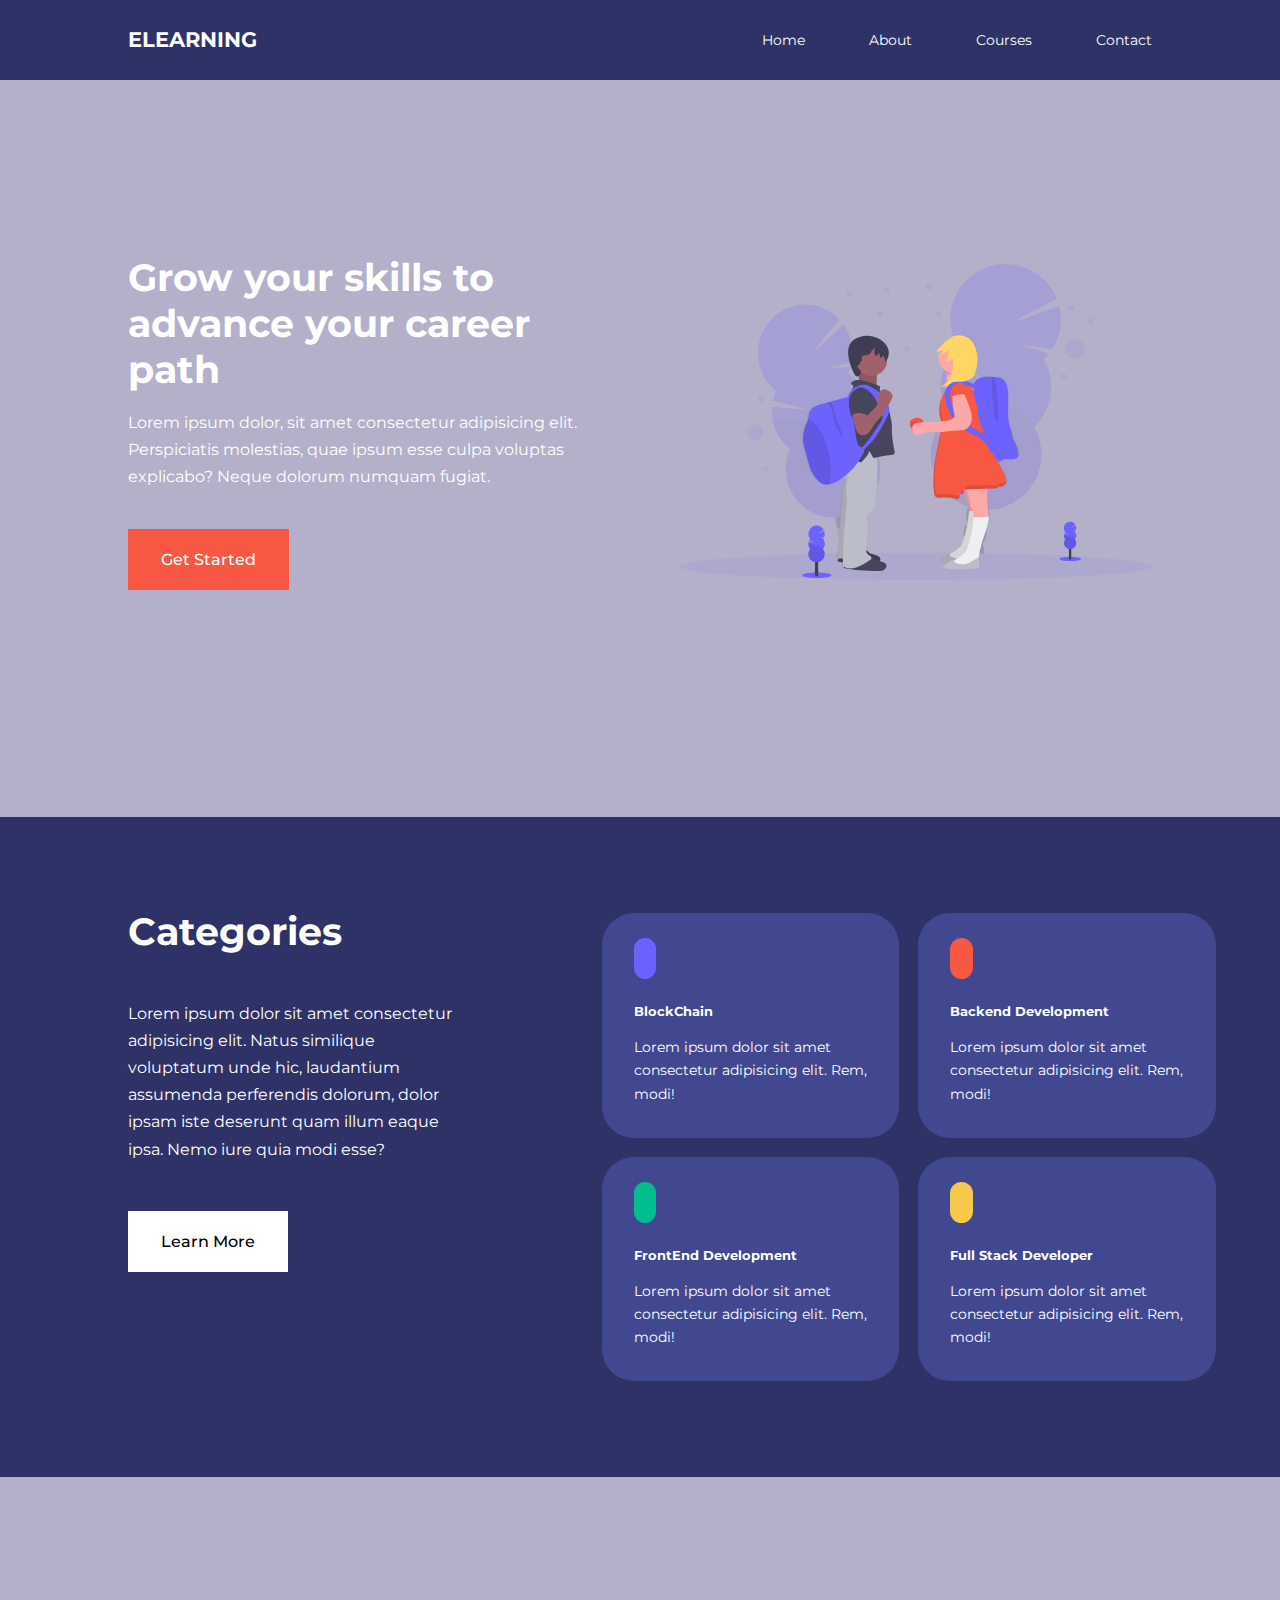
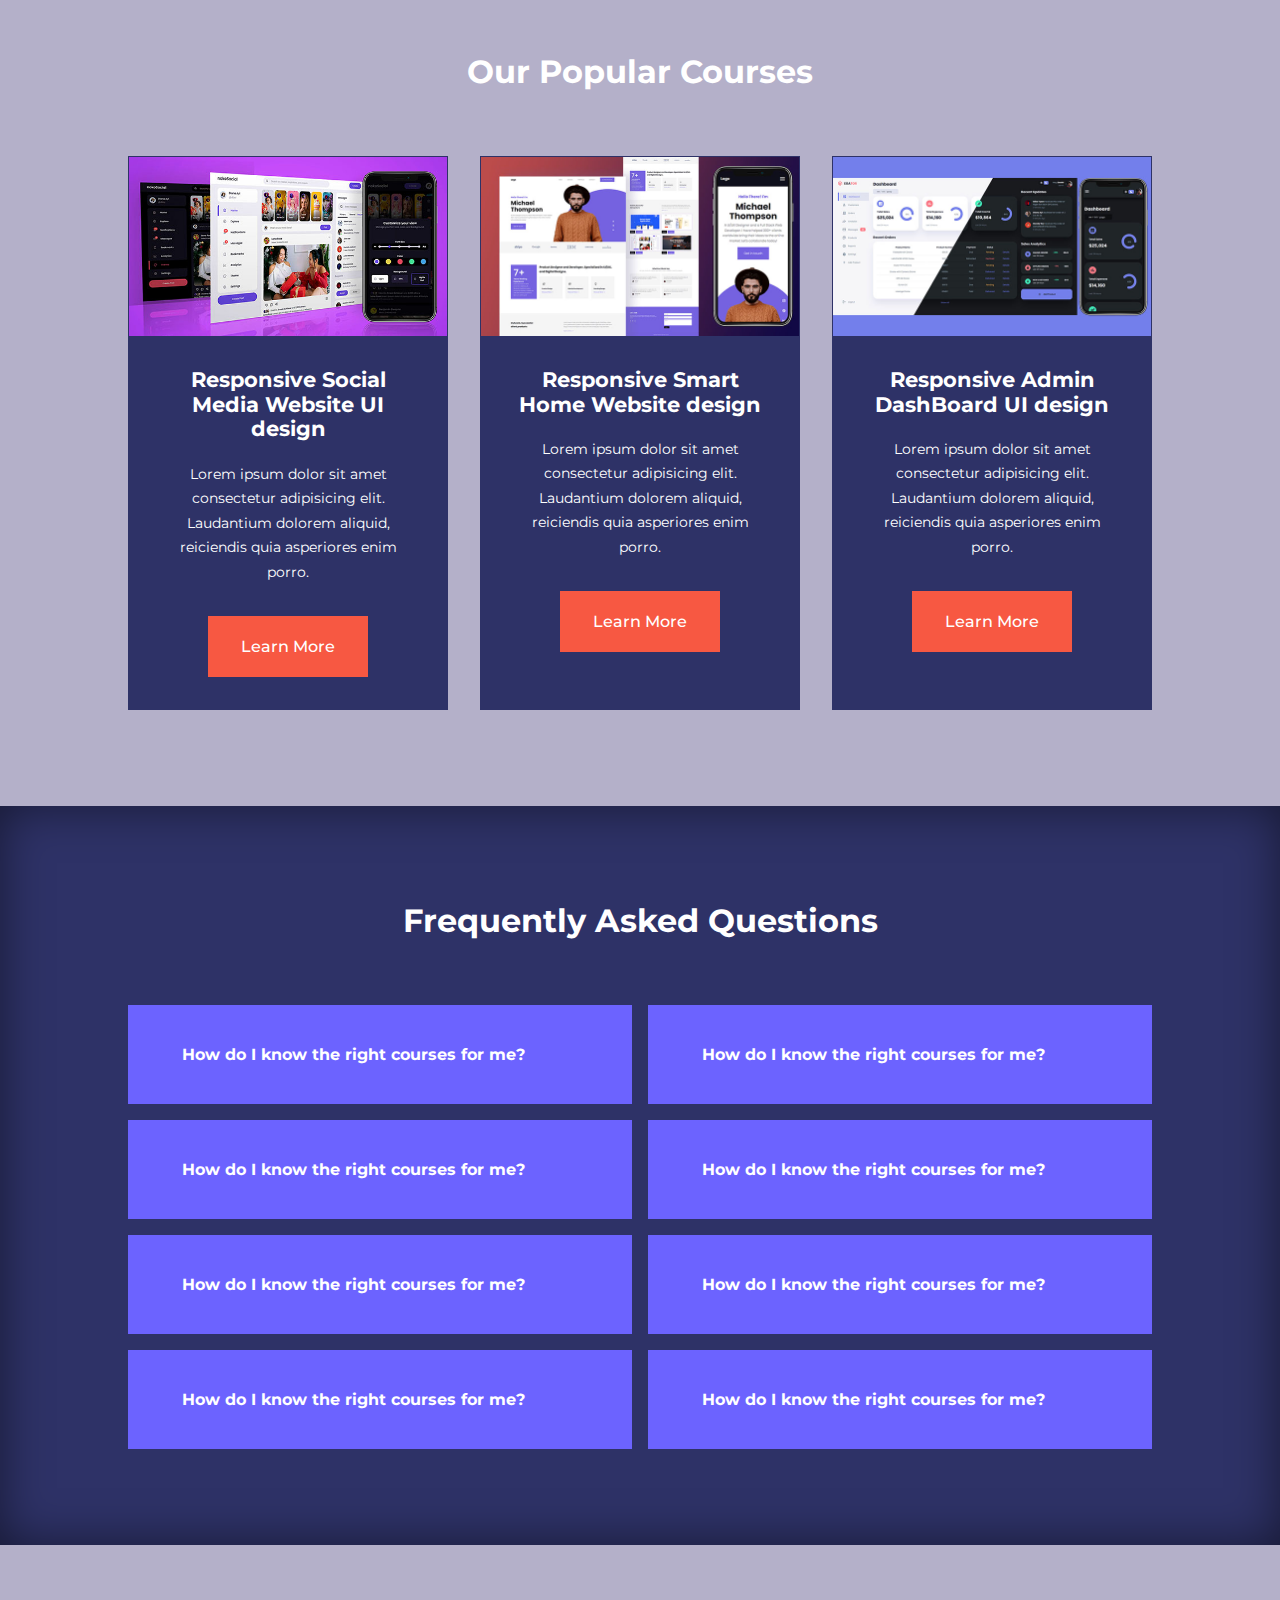
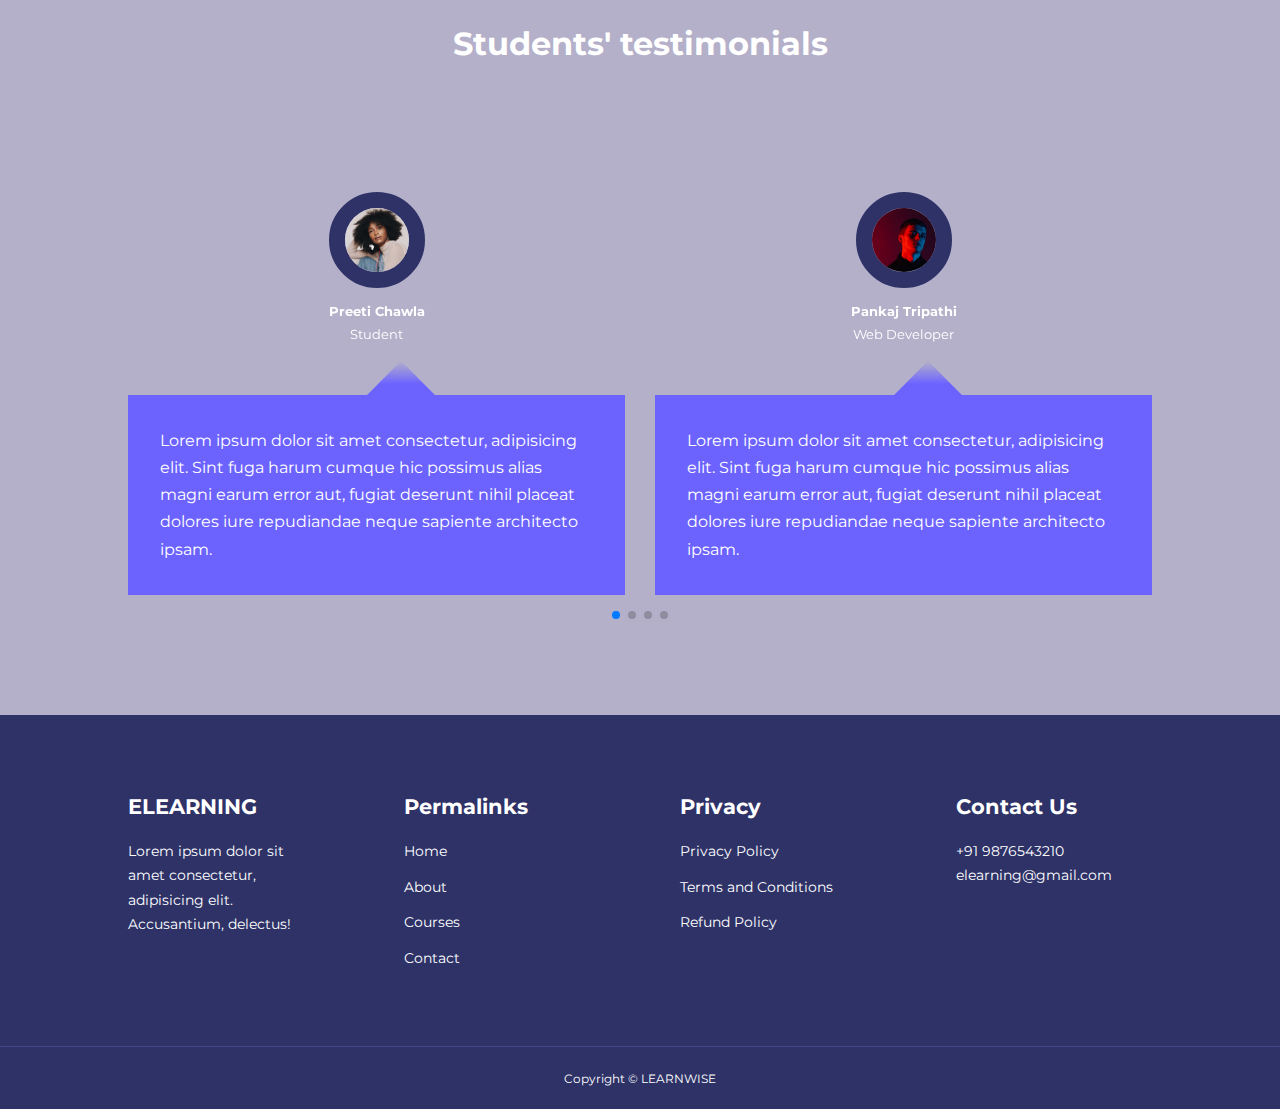
<file: index.html>
<!DOCTYPE html>
<html lang="en">
<head>
    <meta charset="UTF-8">
    <meta http-equiv="X-UA-Compatible" content="IE=edge">
    <meta name="viewport" content="width=device-width, initial-scale=1.0">
    <title>Responsive Multipage Education Website</title>
    <link rel="stylesheet" href="https://unicons.iconscout.com/release/v4.0.0/css/line.css">

    <link rel="preconnect" href="https://fonts.googleapis.com">
    <link rel="preconnect" href="https://fonts.gstatic.com" crossorigin>
    <link href="https://fonts.googleapis.com/css2?family=Montserrat:wght@300;400;500;600;700;800;900&display=swap" rel="stylesheet">
    
    <!--===================SWIPER JS================-->>
    <link rel="stylesheet" href="https://cdn.jsdelivr.net/npm/swiper@9/swiper-bundle.min.css"/>

    <link rel="stylesheet" href="./CSS/style.css">
</head>
<body>
    <nav>
        <div class="container nav_container">
            <a href="index.html"><h4>ELEARNING</h4></a>
            <ul class="nav_menu">
                <li><a href="index.html">Home</a></li>
                <li><a href="about.html">About</a></li>
                <li><a href="courses.html">Courses</a></li>
                <li><a href="contact.html">Contact</a></li>
            </ul>
            <button id="open-menu-btn"><i class="uil uil-bars"></i></button>
            <button id="close-menu-btn"><i class="uil uil-multiply"></i></button>

        </div>
    </nav>

    <!--=========END OF NAVBAR==================-->


    <header>
        <div class="container header_container">
            <div class="header_left">
                <h1>Grow your skills to advance your career path</h1>
                <p>
                    Lorem ipsum dolor, sit amet consectetur adipisicing elit. Perspiciatis molestias, quae ipsum esse culpa voluptas explicabo? Neque dolorum numquam fugiat.
                </p>
                <a href="courses.html" class="btn btn-primary">Get Started</a>
            </div>

            <div class="header_right">
                <div class="header_right_image">
                    <img src= "./images/header.svg" alt="header image">
                </div>
            </div>
        </div>
    </header>
<!--=========END OF HEADER==================-->


<section class="categories">
    <div class="categories categories_container">
        <div class="categories_left">
            <h1>Categories</h1>
                <p>
                    Lorem ipsum dolor sit amet consectetur adipisicing elit. Natus similique voluptatum unde hic, laudantium assumenda perferendis dolorum, dolor ipsam iste deserunt quam illum eaque ipsa. Nemo iure quia modi esse?
                </p>
                <a href="#" class="btn">Learn More</a>
            
        </div>



        <div class="categories_right">
            <article class="category">
                <span class="category_icon"><i class="uil uil-bitcoin-circle"></i></span>
                    <h5>BlockChain</h5>
                    <p>Lorem ipsum dolor sit amet consectetur adipisicing elit. Rem, modi!</p>
            </article>

            <article class="category">
                <span class="category_icon"><i class="uil uil-database"></i></i></span>
                    <h5>Backend Development</h5>
                    <p>Lorem ipsum dolor sit amet consectetur adipisicing elit. Rem, modi!</p>
            </article>

            <article class="category">
                <span class="category_icon"><i class="uil uil-bitcoin-circle"></i></span>
                    <h5>FrontEnd Development</h5>
                    <p>Lorem ipsum dolor sit amet consectetur adipisicing elit. Rem, modi!</p>
            </article>

            <article class="category">
                <span class="category_icon"><i class="uil uil-bitcoin-circle"></i></span>
                    <h5>Full Stack Developer</h5>
                    <p>Lorem ipsum dolor sit amet consectetur adipisicing elit. Rem, modi!</p>
            </article>
        </div>
    </div>
</section>
<!--=================END OF CATEGORIES=================-->

<section class="courses">
    <h2>Our Popular Courses</h2>
    <div class="container courses_container">
        <article class="course">
            <div class="course_image">
                <img src="./images/course1.jpg" alt="course1 image">
            </div>
            <div class="course_info">
                <h4>Responsive Social Media Website UI design</h4>
                <p>Lorem ipsum dolor sit amet consectetur adipisicing elit. Laudantium dolorem aliquid, reiciendis quia asperiores enim porro.</p>

                <a href="course.html" class="btn btn-primary">Learn More</a>
            </div>
        </article>

        <article class="course">
            <div class="course_image">
                <img src="./images/course2.jpg" alt="course1 image">
            </div>
            <div class="course_info">
                <h4>Responsive Smart Home Website design</h4>
                <p>Lorem ipsum dolor sit amet consectetur adipisicing elit. Laudantium dolorem aliquid, reiciendis quia asperiores enim porro.</p>

                <a href="course.html" class="btn btn-primary">Learn More</a>
            </div>

        </article>

        <article class="course">
            <div class="course_image">
                <img src="./images/course3.jpg" alt="course1 image">
            </div>
            <div class="course_info">
                <h4>Responsive Admin DashBoard UI design</h4>
                <p>Lorem ipsum dolor sit amet consectetur adipisicing elit. Laudantium dolorem aliquid, reiciendis quia asperiores enim porro.</p>

                <a href="course.html" class="btn btn-primary">Learn More</a>
            </div>
        </article>
    </div>
</section>
<!--=================END OF COURSES=================-->

<section class="faqs">
    <h2>Frequently Asked Questions</h2>
    <div class="conatiner faqs_container">
        <article class="faq">
            <div class="faq_icon"><i class="uil uil-plus"></i></div>
            <div class="question_answer">
                <h4>How do I know the right courses for me?</h4>
                <p>
                    Lorem ipsum, dolor sit amet consectetur adipisicing elit. Recusandae id pariatur at quibusdam assumenda fugit similique repudiandae autem placeat ab maiores sint itaque, obcaecati quasi iste, necessitatibus aliquid dolorem cum!
                </p>
            </div>
        </article>

        <article class="faq">
            <div class="faq_icon"><i class="uil uil-plus"></i></div>
            <div class="question_answer">
                <h4>How do I know the right courses for me?</h4>
                <p>
                    Lorem ipsum, dolor sit amet consectetur adipisicing elit. Recusandae id pariatur at quibusdam assumenda fugit similique repudiandae autem placeat ab maiores sint itaque, obcaecati quasi iste, necessitatibus aliquid dolorem cum!
                </p>
            </div>
        </article>

        <article class="faq">
            <div class="faq_icon"><i class="uil uil-plus"></i></div>
            <div class="question_answer">
                <h4>How do I know the right courses for me?</h4>
                <p>
                    Lorem ipsum, dolor sit amet consectetur adipisicing elit. Recusandae id pariatur at quibusdam assumenda fugit similique repudiandae autem placeat ab maiores sint itaque, obcaecati quasi iste, necessitatibus aliquid dolorem cum!
                </p>
            </div>
        </article>

        <article class="faq">
            <div class="faq_icon"><i class="uil uil-plus"></i></div>
            <div class="question_answer">
                <h4>How do I know the right courses for me?</h4>
                <p>
                    Lorem ipsum, dolor sit amet consectetur adipisicing elit. Recusandae id pariatur at quibusdam assumenda fugit similique repudiandae autem placeat ab maiores sint itaque, obcaecati quasi iste, necessitatibus aliquid dolorem cum!
                </p>
            </div>
        </article>

        <article class="faq">
            <div class="faq_icon"><i class="uil uil-plus"></i></div>
            <div class="question_answer">
                <h4>How do I know the right courses for me?</h4>
                <p>
                    Lorem ipsum, dolor sit amet consectetur adipisicing elit. Recusandae id pariatur at quibusdam assumenda fugit similique repudiandae autem placeat ab maiores sint itaque, obcaecati quasi iste, necessitatibus aliquid dolorem cum!
                </p>
            </div>
        </article>

        <article class="faq">
            <div class="faq_icon"><i class="uil uil-plus"></i></div>
            <div class="question_answer">
                <h4>How do I know the right courses for me?</h4>
                <p>
                    Lorem ipsum, dolor sit amet consectetur adipisicing elit. Recusandae id pariatur at quibusdam assumenda fugit similique repudiandae autem placeat ab maiores sint itaque, obcaecati quasi iste, necessitatibus aliquid dolorem cum!
                </p>
            </div>
        </article>

        <article class="faq">
            <div class="faq_icon"><i class="uil uil-plus"></i></div>
            <div class="question_answer">
                <h4>How do I know the right courses for me?</h4>
                <p>
                    Lorem ipsum, dolor sit amet consectetur adipisicing elit. Recusandae id pariatur at quibusdam assumenda fugit similique repudiandae autem placeat ab maiores sint itaque, obcaecati quasi iste, necessitatibus aliquid dolorem cum!
                </p>
            </div>
        </article>

        <article class="faq">
            <div class="faq_icon"><i class="uil uil-plus"></i></div>
            <div class="question_answer">
                <h4>How do I know the right courses for me?</h4>
                <p>
                    Lorem ipsum, dolor sit amet consectetur adipisicing elit. Recusandae id pariatur at quibusdam assumenda fugit similique repudiandae autem placeat ab maiores sint itaque, obcaecati quasi iste, necessitatibus aliquid dolorem cum!
                </p>
            </div>
        </article>

    </div>
</section>

<!--=================END OF FAQs=================-->



<section class="container testimonials_container swiper mySwiper">
    <h2>Students' testimonials</h2>
    <div class="swiper-wrapper">
        <article class="testimonial swiper-slide">
            <div class="avatar">
                <img src="./images/avatar1.jpg" alt="avatar">
            </div>

            <div class="testimonial_info">
                <h5>Preeti Chawla</h5>
                <small>Student</small>
            </div>
            <div class="testimonial_body">
                <p>
                    Lorem ipsum dolor sit amet consectetur, adipisicing elit. Sint fuga harum cumque hic possimus alias magni earum error aut, fugiat deserunt nihil placeat dolores iure repudiandae neque sapiente architecto ipsam.
                    
                </p>
            </div>
        </article>


        <article class="testimonial swiper-slide">
            <div class="avatar">
                <img src="./images/avatar2.jpg" alt="avatar">
            </div>

            <div class="testimonial_info">
                <h5>Pankaj Tripathi</h5>
                <small>Web Developer</small>
            </div>
            <div class="testimonial_body">
                <p>
                    Lorem ipsum dolor sit amet consectetur, adipisicing elit. Sint fuga harum cumque hic possimus alias magni earum error aut, fugiat deserunt nihil placeat dolores iure repudiandae neque sapiente architecto ipsam.

                </p>
            </div>
        </article>

        <article class="testimonial swiper-slide">
            <div class="avatar">
                <img src="./images/avatar3.jpg" alt="avatar">
            </div>

            <div class="testimonial_info">
                <h5>Jackson</h5>
                <small>Student</small>
            </div>
            <div class="testimonial_body">
                <p>
                    Lorem ipsum dolor sit amet consectetur, adipisicing elit. Sint fuga harum cumque hic possimus alias magni earum error aut, fugiat deserunt nihil placeat dolores iure repudiandae neque sapiente architecto ipsam.

                </p>
            </div>
        </article>


        <article class="testimonial swiper-slide">
            <div class="avatar">
                <img src="./images/avatar4.jpg" alt="avatar">
            </div>

            <div class="testimonial_info">
                <h5>Sana</h5>
                <small>Student</small>
            </div>
            <div class="testimonial_body">
                <p>
                    Lorem ipsum dolor sit amet consectetur, adipisicing elit. Sint fuga harum cumque hic possimus alias magni earum error aut, fugiat deserunt nihil placeat dolores iure repudiandae neque sapiente architecto ipsam.

                </p>
            </div>
        </article>


        <article class="testimonial swiper-slide">
            <div class="avatar">
                <img src="./images/avatar5.jpg" alt="avatar">
            </div>

            <div class="testimonial_info">
                <h5>kriti sanon</h5>
                <small>Student</small>
            </div>
            <div class="testimonial_body">
                <p>
                    Lorem ipsum dolor sit amet consectetur, adipisicing elit. Sint fuga harum cumque hic possimus alias magni earum error aut, fugiat deserunt nihil placeat dolores iure repudiandae neque sapiente architecto ipsam.

                </p>
            </div>
        </article>

    </div>
    <div class="swiper-pagination"></div>
</section>


<!--=================END OF Testimonials=================-->

<footer>
    <div class="container footer_container">
        <div class="footer_1">
            <a href="index.html" class="footer_logo"><h4>ELEARNING</h4></a>
            <p>
                Lorem ipsum dolor sit amet consectetur, adipisicing elit. Accusantium, delectus!
            </p>
        </div>


        <div class="footer_2">
            <h4>Permalinks</h4>
            <ul class="permalinks">
                <li><a href="index.html">Home</a></li>
                <li><a href="about.html">About</a></li>
                <li><a href="courses.html">Courses</a></li>
                <li><a href="contact.html">Contact</a></li>

            </ul>            
        </div>

        <div class="footer_3">
            <h4>Privacy</h4>
            <ul class="privacy">
                <li><a href="#">Privacy Policy</a></li>
                <li><a href="#">Terms and Conditions</a></li>
                <li><a href="#">Refund Policy</a></li>
            </ul>
        </div>

        <div class="footer_4">
            <h4>Contact Us</h4>
            <div>
                <p>+91 9876543210</p>
                <p>elearning@gmail.com</p>
            </div>

            <ul class="footer_socials">
                <li>
                    <a href="#"><i class="uil uil-facebook"></i></a>
                </li>
                <li>
                    <a href="#"><i class="uil uil-instagram"></i></a>
                </li>
                <li>
                    <a href="#"><i class="uil uil-twitter"></i></a>
                </li>
                <li>
                    <a href="#"><i class="uil uil-linkedin"></i></a>
                </li>
            </ul>
        </div>
    </div>
    
    <div class="footer_copyright">
        <small>Copyright &copy; LEARNWISE</small>
    </div>
</footer>

<!--=================END OF FOOTER=================-->













<script src="./main.js"></script>
<script src="https://cdn.jsdelivr.net/npm/swiper@9/swiper-bundle.min.js"></script>


<script>
    var swiper = new Swiper(".mySwiper", {
      slidesPerView: 1,
      spaceBetween: 30,
      pagination: {
        el: ".swiper-pagination",
        clickable: true,
      },

      //when window width is >=600px
        breakpoints: {
            600: {
                slidesPerView: 2
            }
        }
    });
</script>

</body>
</html>
</file>
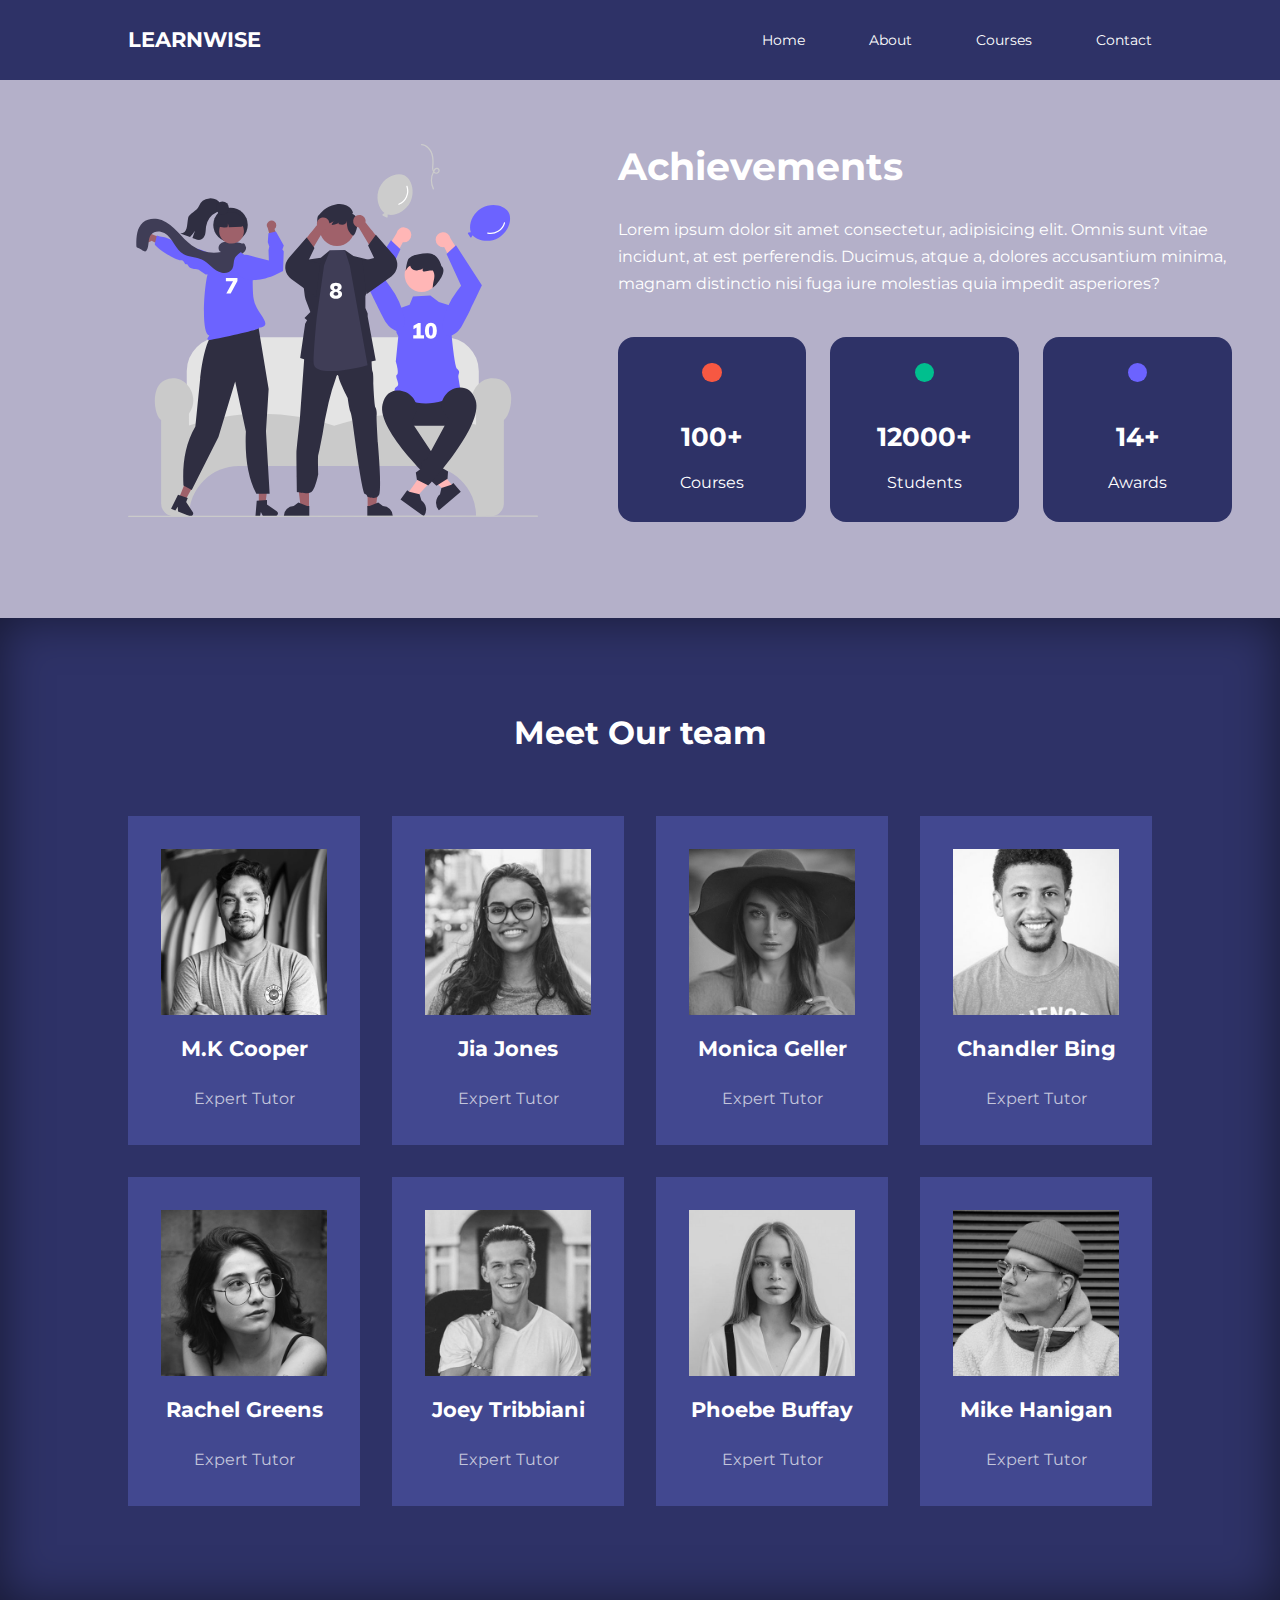
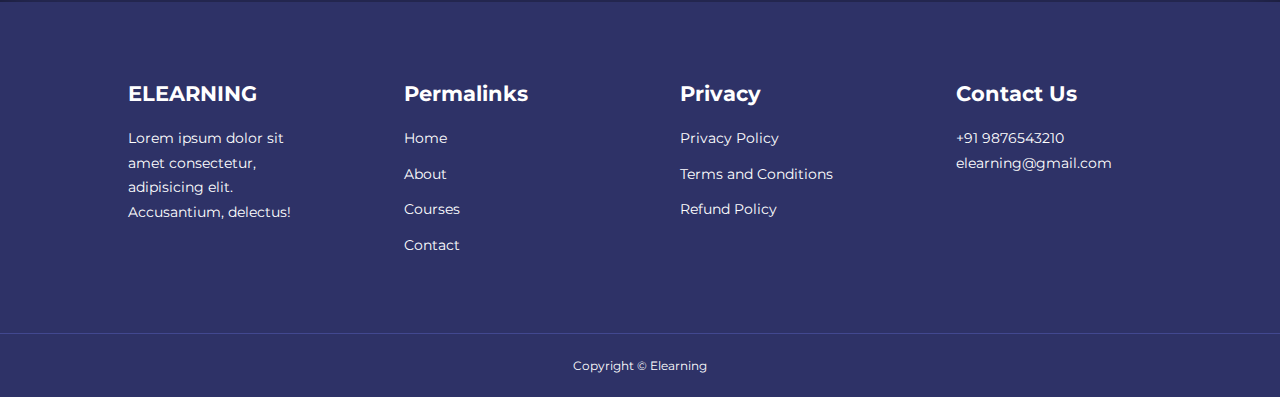
<file: about.html>
<!DOCTYPE html>
<html lang="en">
<head>
    <meta charset="UTF-8">
    <meta http-equiv="X-UA-Compatible" content="IE=edge">
    <meta name="viewport" content="width=device-width, initial-scale=1.0">
    <title>Responsive Multipage Education Website</title>
    <link rel="stylesheet" href="https://unicons.iconscout.com/release/v4.0.0/css/line.css">

    <link rel="preconnect" href="https://fonts.googleapis.com">
    <link rel="preconnect" href="https://fonts.gstatic.com" crossorigin>
    <link href="https://fonts.googleapis.com/css2?family=Montserrat:wght@300;400;500;600;700;800;900&display=swap" rel="stylesheet">
    

    <link rel="stylesheet" href="./CSS/style.css">
    <link rel="stylesheet" href="./CSS/about.css">
</head>
<body>
    <nav>
        <div class="container nav_container">
            <a href="index.html"><h4>LEARNWISE</h4></a>
            <ul class="nav_menu">
                <li><a href="index.html">Home</a></li>
                <li><a href="about.html">About</a></li>
                <li><a href="courses.html">Courses</a></li>
                <li><a href="contact.html">Contact</a></li>
            </ul>
            <button id="open-menu-btn"><i class="uil uil-bars"></i></button>
            <button id="close-menu-btn"><i class="uil uil-multiply"></i></button>

        </div>
    </nav>

    <!--=========END OF NAVBAR==================-->

    <section class="about_achievements">
        <div class="container about_achievements_container">
            <div class="about_achievements_left">
                <img src="./images/about achievements.svg" >
            </div>

            <div class="about_achievements_right">
                <h1>Achievements</h1>
                <p>
                    Lorem ipsum dolor sit amet consectetur, adipisicing elit. Omnis sunt vitae incidunt, at est perferendis. Ducimus, atque a, dolores accusantium minima, magnam distinctio nisi fuga iure molestias quia impedit asperiores?
                </p>

                <div class="achievements_cards">
                    <article class="achievement_card">
                        <span class="achievement_icon">
                            <i class="uil uil-video"></i>
                        </span>
                        <h3>100+</h3>
                        <p>Courses</p>
                    </article>


                    <article class="achievement_card">
                        <span class="achievement_icon">
                            <i class="uil uil-users-alt"></i>
                        </span>
                        <h3>12000+</h3>
                        <p>Students</p>
                    </article>


                    <article class="achievement_card">
                        <span class="achievement_icon">
                            <i class="uil uil-trophy"></i>
                        </span>
                        <h3>14+</h3>
                        <p>Awards</p>
                    </article>
                </div>
            </div>

        </div>
    </section>

    <!--=========END OF ACHIEVEMENTS==================-->


    <section class="team">
        <h2>Meet Our team</h2>
        <div class="container team_container">

            <article class="team_member">
                <div class="team_member_image">
                    <img src="./images/tm1.jpg" alt="">
                </div>

                <div class="team_member_info">
                    <h4>M.K Cooper</h4>
                    <p>Expert Tutor</p>
                </div>

                <div class="team_member_social">
                    <a href="https://instagram.com" target="_blank"><i class="uil uil-instagram"></i></a>
                    <a href="https://twitter.com" target="_blank"><i class="uil uil-twitter-alt"></i></a>
                    <a href="https://linkedin.com" target="_blank"><i class="uil uil-linkedin"></i></a>
                </div>
            </article>
            


            <article class="team_member">
                <div class="team_member_image">
                    <img src="./images/tm2.jpg" alt="">
                </div>

                <div class="team_member_info">
                    <h4>Jia Jones</h4>
                    <p>Expert Tutor</p>
                </div>

                <div class="team_member_social">
                    <a href="https://instagram.com" target="_blank"><i class="uil uil-instagram"></i></a>
                    <a href="https://twitter.com" target="_blank"><i class="uil uil-twitter-alt"></i></a>
                    <a href="https://linkedin.com" target="_blank"><i class="uil uil-linkedin"></i></a>
                </div>
            </article>



            <article class="team_member">
                <div class="team_member_image">
                    <img src="./images/tm3.jpg" alt="">
                </div>

                <div class="team_member_info">
                    <h4>Monica Geller</h4>
                    <p>Expert Tutor</p>
                </div>

                <div class="team_member_social">
                    <a href="https://instagram.com" target="_blank"><i class="uil uil-instagram"></i></a>
                    <a href="https://twitter.com" target="_blank"><i class="uil uil-twitter-alt"></i></a>
                    <a href="https://linkedin.com" target="_blank"><i class="uil uil-linkedin"></i></a>
                </div>
            </article>



            <article class="team_member">
                <div class="team_member_image">
                    <img src="./images/tm4.jpg" alt="">
                </div>

                <div class="team_member_info">
                    <h4>Chandler Bing</h4>
                    <p>Expert Tutor</p>
                </div>

                <div class="team_member_social">
                    <a href="https://instagram.com" target="_blank"><i class="uil uil-instagram"></i></a>
                    <a href="https://twitter.com" target="_blank"><i class="uil uil-twitter-alt"></i></a>
                    <a href="https://linkedin.com" target="_blank"><i class="uil uil-linkedin"></i></a>
                </div>
            </article>



            <article class="team_member">
                <div class="team_member_image">
                    <img src="./images/tm5.jpg" alt="">
                </div>

                <div class="team_member_info">
                    <h4>Rachel Greens</h4>
                    <p>Expert Tutor</p>
                </div>

                <div class="team_member_social">
                    <a href="https://instagram.com" target="_blank"><i class="uil uil-instagram"></i></a>
                    <a href="https://twitter.com" target="_blank"><i class="uil uil-twitter-alt"></i></a>
                    <a href="https://linkedin.com" target="_blank"><i class="uil uil-linkedin"></i></a>
                </div>
            </article>



            <article class="team_member">
                <div class="team_member_image">
                    <img src="./images/tm6.jpg" alt="">
                </div>

                <div class="team_member_info">
                    <h4>Joey Tribbiani</h4>
                    <p>Expert Tutor</p>
                </div>

                <div class="team_member_social">
                    <a href="https://instagram.com" target="_blank"><i class="uil uil-instagram"></i></a>
                    <a href="https://twitter.com" target="_blank"><i class="uil uil-twitter-alt"></i></a>
                    <a href="https://linkedin.com" target="_blank"><i class="uil uil-linkedin"></i></a>
                </div>
            </article>



            <article class="team_member">
                <div class="team_member_image">
                    <img src="./images/tm7.jpg" alt="">
                </div>

                <div class="team_member_info">
                    <h4>Phoebe Buffay</h4>
                    <p>Expert Tutor</p>
                </div>

                <div class="team_member_social">
                    <a href="https://instagram.com" target="_blank"><i class="uil uil-instagram"></i></a>
                    <a href="https://twitter.com" target="_blank"><i class="uil uil-twitter-alt"></i></a>
                    <a href="https://linkedin.com" target="_blank"><i class="uil uil-linkedin"></i></a>
                </div>
            </article>



            <article class="team_member">
                <div class="team_member_image">
                    <img src="./images/tm8.jpg" alt="">
                </div>

                <div class="team_member_info">
                    <h4>Mike Hanigan</h4>
                    <p>Expert Tutor</p>
                </div>

                <div class="team_member_social">
                    <a href="https://instagram.com" target="_blank"><i class="uil uil-instagram"></i></a>
                    <a href="https://twitter.com" target="_blank"><i class="uil uil-twitter-alt"></i></a>
                    <a href="https://linkedin.com" target="_blank"><i class="uil uil-linkedin"></i></a>
                </div>
            </article>



        </div>
    </section>


    <!--===============END OF TEAM MEMBERS==================-->










    
<footer>
    <div class="container footer_container">
        <div class="footer_1">
            <a href="index.html" class="footer_logo"><h4>ELEARNING</h4></a>
            <p>
                Lorem ipsum dolor sit amet consectetur, adipisicing elit. Accusantium, delectus!
            </p>
        </div>


        <div class="footer_2">
            <h4>Permalinks</h4>
            <ul class="permalinks">
                <li><a href="index.html">Home</a></li>
                <li><a href="about.html">About</a></li>
                <li><a href="courses.html">Courses</a></li>
                <li><a href="contact.html">Contact</a></li>

            </ul>            
        </div>

        <div class="footer_3">
            <h4>Privacy</h4>
            <ul class="privacy">
                <li><a href="#">Privacy Policy</a></li>
                <li><a href="#">Terms and Conditions</a></li>
                <li><a href="#">Refund Policy</a></li>
            </ul>
        </div>

        <div class="footer_4">
            <h4>Contact Us</h4>
            <div>
                <p>+91 9876543210</p>
                <p>elearning@gmail.com</p>
            </div>

            <ul class="footer_socials">
                <li>
                    <a href="#"><i class="uil uil-facebook"></i></a>
                </li>
                <li>
                    <a href="#"><i class="uil uil-instagram"></i></a>
                </li>
                <li>
                    <a href="#"><i class="uil uil-twitter"></i></a>
                </li>
                <li>
                    <a href="#"><i class="uil uil-linkedin"></i></a>
                </li>
            </ul>
        </div>
    </div>

    <div class="footer_copyright">
        <small>Copyright &copy; Elearning</small>
    </div>
</footer>

<!--=================END OF FOOTER=================-->













<script src="./main.js"></script>

</body>
</html>
</file>
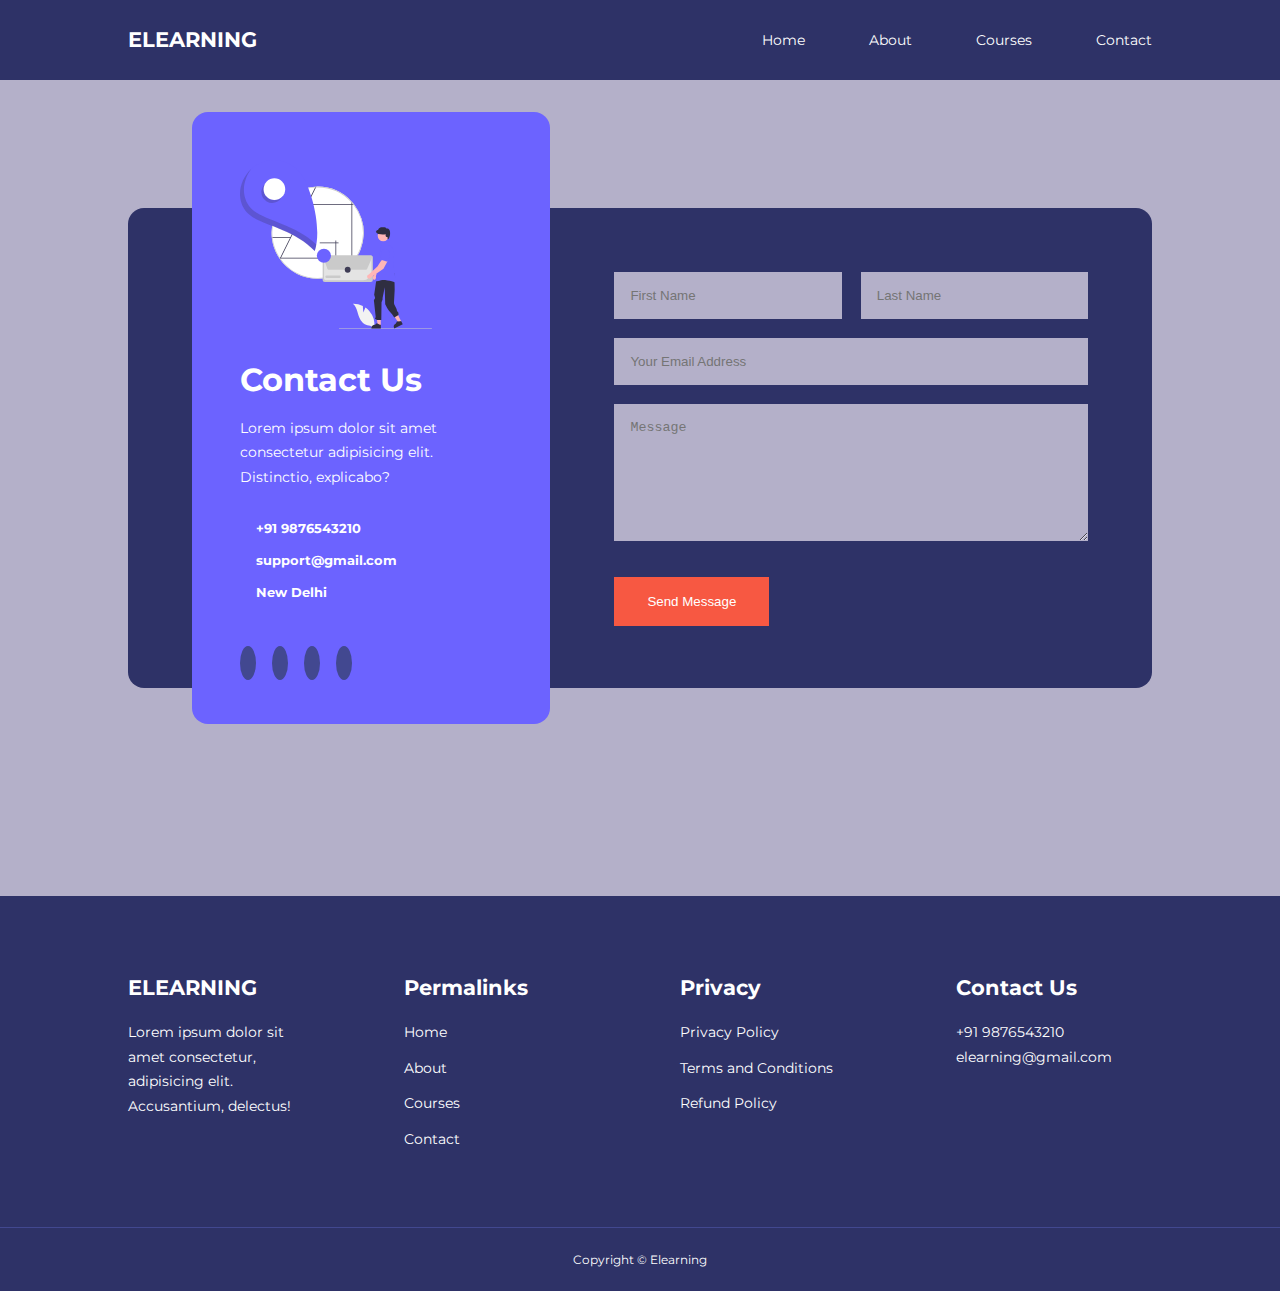
<file: contact.html>
<!DOCTYPE html>
<html lang="en">
<head>
    <meta charset="UTF-8">
    <meta http-equiv="X-UA-Compatible" content="IE=edge">
    <meta name="viewport" content="width=device-width, initial-scale=1.0">
    <title>Responsive Multipage Education Website</title>
    <link rel="stylesheet" href="https://unicons.iconscout.com/release/v4.0.0/css/line.css">

    <link rel="preconnect" href="https://fonts.googleapis.com">
    <link rel="preconnect" href="https://fonts.gstatic.com" crossorigin>
    <link href="https://fonts.googleapis.com/css2?family=Montserrat:wght@300;400;500;600;700;800;900&display=swap" rel="stylesheet">
    

    <link rel="stylesheet" href="./CSS/style.css">
    <link rel="stylesheet" href="./CSS/contact.css">
</head>
<body>
    <nav>
        <div class="container nav_container">
            <a href="index.html"><h4>ELEARNING</h4></a>
            <ul class="nav_menu">
                <li><a href="index.html">Home</a></li>
                <li><a href="about.html">About</a></li>
                <li><a href="courses.html">Courses</a></li>
                <li><a href="contact.html">Contact</a></li>
            </ul>
            <button id="open-menu-btn"><i class="uil uil-bars"></i></button>
            <button id="close-menu-btn"><i class="uil uil-multiply"></i></button>

        </div>
    </nav>

    <!--=========END OF NAVBAR==================-->


    <section class="contact">
        <div class="container contact_container">
            <aside class="contact_aside">
                <div class="aside_image">
                    <img src="./images/contact.svg" alt="">
                </div>
                <h2>Contact Us</h2>
                <p>
                    Lorem ipsum dolor sit amet consectetur adipisicing elit. Distinctio, explicabo?
                </p> 
                <ul class="contact_details">
                    <li>
                        <i class="uil uil-phone-times"></i>
                        <h5>+91 9876543210</h5>
                    </li>
                    <li>
                        <i class="uil uil-envelope"></i>
                        <h5>support@gmail.com</h5>
                    </li>
                    <li>
                        <i class="uil uil-location-point"></i>
                        <h5>New Delhi</h5>
                    </li>
                </ul>


                <ul class="contact_socials">
                    <li>
                        <a href="https://facebook.com"><i class="uil uil-facebook-f"></i></a>
                    </li>

                    <li>
                        <a href="https://instagram.com"><i class="uil uil-instagram"></i></a>
                    </li>

                    <li>
                        <a href="https://twitter.com"><i class="uil uil-twitter"></i></a>
                    </li>

                    <li>
                        <a href="https://linkedin.com"><i class="uil uil-linkedin"></i></a>
                    </li>
                </ul>
            </aside>

            <!--=========END OF CONTACT==================-->


            <form action="https://formspree.io/f/xwkjbrvo" method="post" class="contact_form">
                <div class="form_name">
                    <input type="text" name="First Name" placeholder="First Name"  required>
                    <input type="text" name="Last Name" placeholder="Last Name"  required>
                </div>

                <input type="email" name="Email Address" placeholder="Your Email Address" required>
                <textarea name="Message" rows="7" placeholder="Message" required></textarea>
                <button type="submit" class="btn btn-primary">Send Message</button>
            </form>


















        </div>
    </section>


































    <footer>
        <div class="container footer_container">
            <div class="footer_1">
                <a href="index.html" class="footer_logo"><h4>ELEARNING</h4></a>
                <p>
                    Lorem ipsum dolor sit amet consectetur, adipisicing elit. Accusantium, delectus!
                </p>
            </div>
    
    
            <div class="footer_2">
                <h4>Permalinks</h4>
                <ul class="permalinks">
                    <li><a href="index.html">Home</a></li>
                    <li><a href="about.html">About</a></li>
                    <li><a href="courses.html">Courses</a></li>
                    <li><a href="contact.html">Contact</a></li>
    
                </ul>            
            </div>
    
            <div class="footer_3">
                <h4>Privacy</h4>
                <ul class="privacy">
                    <li><a href="#">Privacy Policy</a></li>
                    <li><a href="#">Terms and Conditions</a></li>
                    <li><a href="#">Refund Policy</a></li>
                </ul>
            </div>
    
            <div class="footer_4">
                <h4>Contact Us</h4>
                <div>
                    <p>+91 9876543210</p>
                    <p>elearning@gmail.com</p>
                </div>
    
                <ul class="footer_socials">
                    <li>
                        <a href="#"><i class="uil uil-facebook"></i></a>
                    </li>
                    <li>
                        <a href="#"><i class="uil uil-instagram"></i></a>
                    </li>
                    <li>
                        <a href="#"><i class="uil uil-twitter"></i></a>
                    </li>
                    <li>
                        <a href="#"><i class="uil uil-linkedin"></i></a>
                    </li>
                </ul>
            </div>
        </div>
    
        <div class="footer_copyright">
            <small>Copyright &copy; Elearning</small>
        </div>
    </footer>
    
    <!--=================END OF FOOTER=================-->
    
    
    
    <script src="./main.js"></script>
    
    </body>
    </html>
</file>
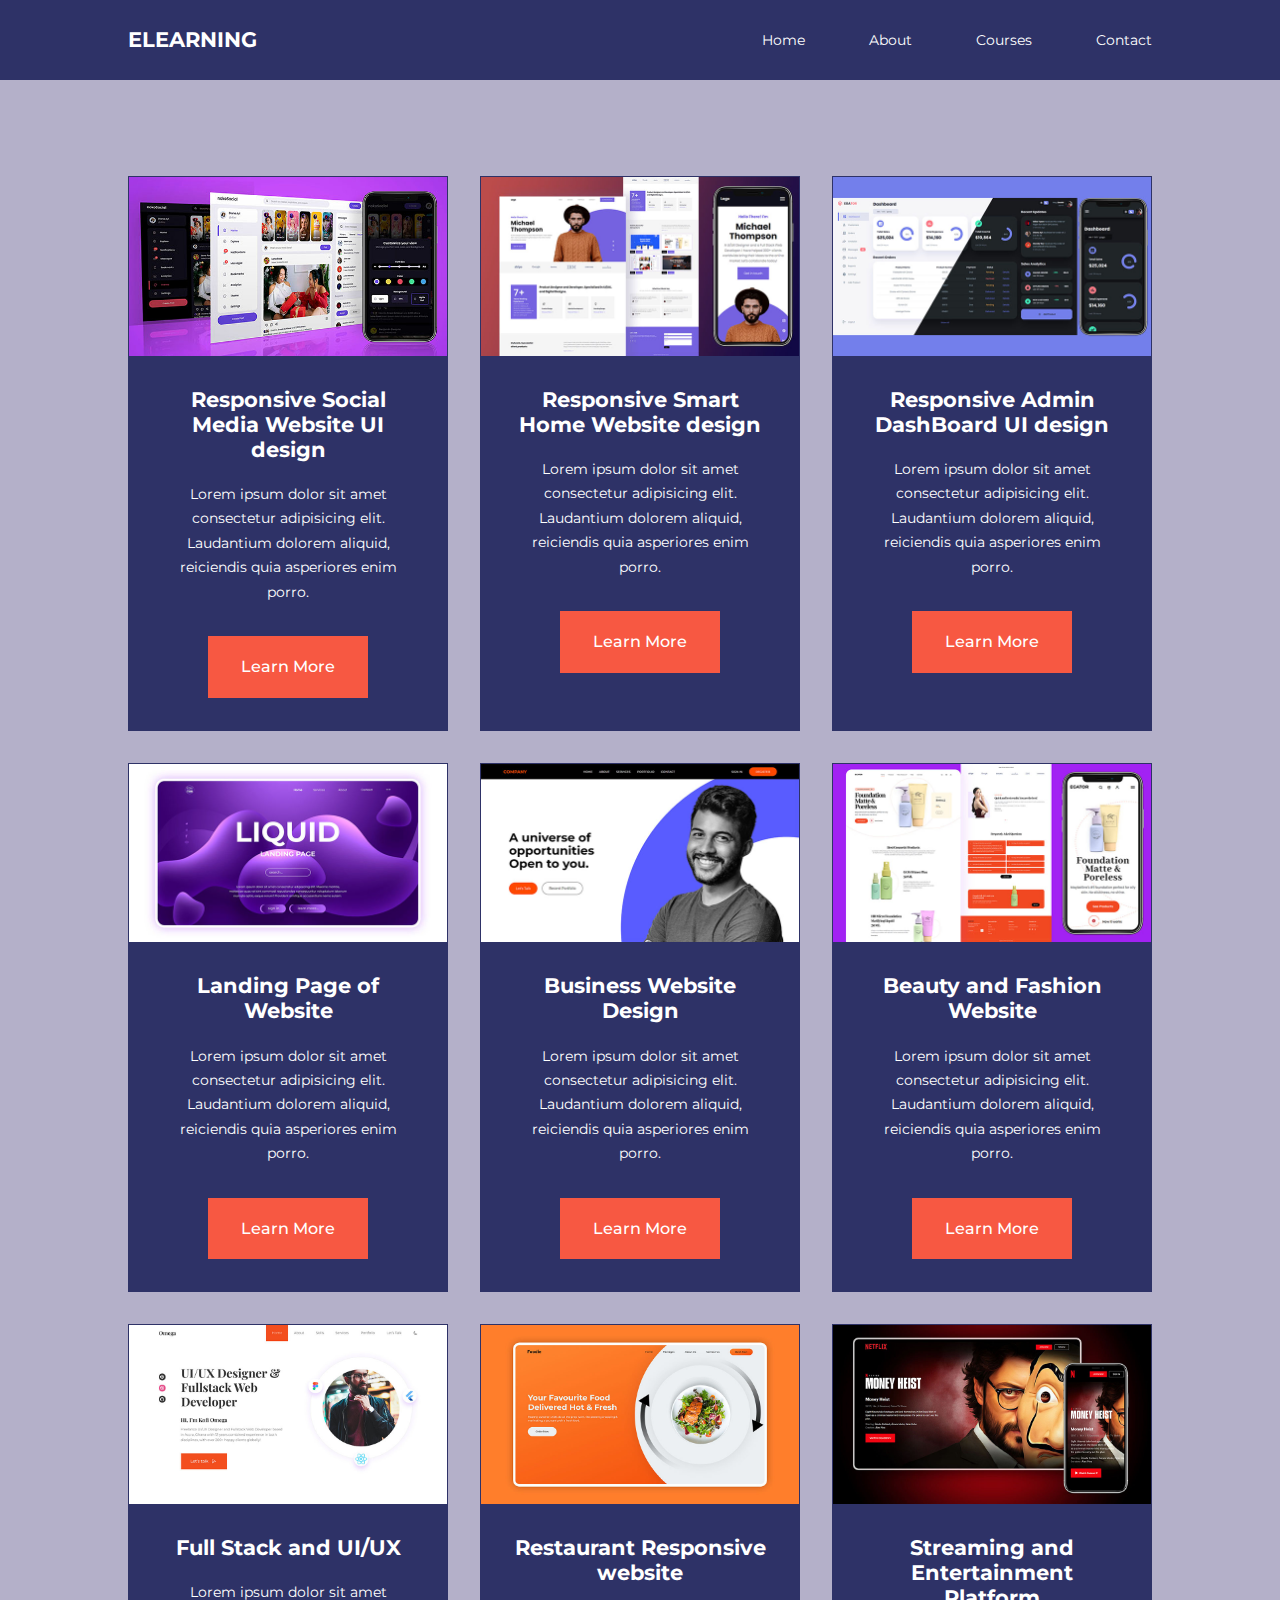
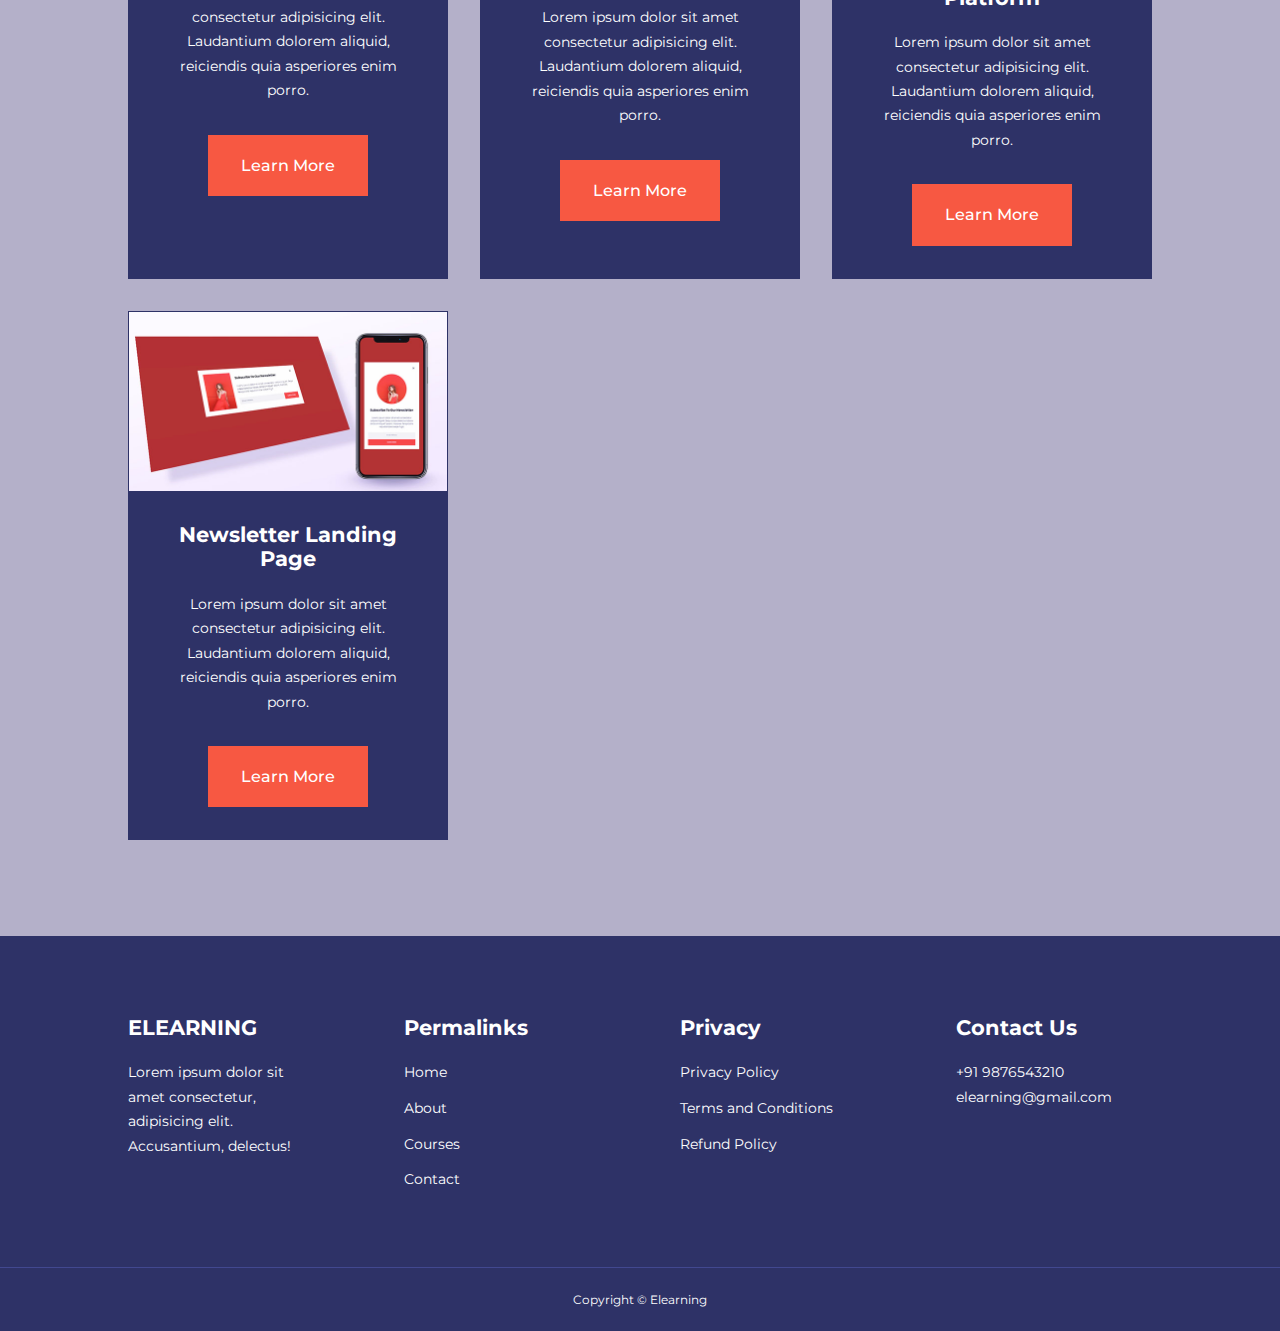
<file: courses.html>
<!DOCTYPE html>
<html lang="en">
<head>
    <meta charset="UTF-8">
    <meta http-equiv="X-UA-Compatible" content="IE=edge">
    <meta name="viewport" content="width=device-width, initial-scale=1.0">
    <title>Responsive Multipage Education Website</title>
    <link rel="stylesheet" href="https://unicons.iconscout.com/release/v4.0.0/css/line.css">

    <link rel="preconnect" href="https://fonts.googleapis.com">
    <link rel="preconnect" href="https://fonts.gstatic.com" crossorigin>
    <link href="https://fonts.googleapis.com/css2?family=Montserrat:wght@300;400;500;600;700;800;900&display=swap" rel="stylesheet">
    

    <link rel="stylesheet" href="./CSS/style.css">
    <link rel="stylesheet" href="./CSS/about.css">
</head>
<body>
    <nav>
        <div class="container nav_container">
            <a href="index.html"><h4>ELEARNING</h4></a>
            <ul class="nav_menu">
                <li><a href="index.html">Home</a></li>
                <li><a href="about.html">About</a></li>
                <li><a href="courses.html">Courses</a></li>
                <li><a href="contact.html">Contact</a></li>
            </ul>
            <button id="open-menu-btn"><i class="uil uil-bars"></i></button>
            <button id="close-menu-btn"><i class="uil uil-multiply"></i></button>

        </div>
    </nav>

    <!--=========END OF NAVBAR==================-->




    <section class="courses">
        <div class="container courses_container">


            <article class="course">
                <div class="course_image">
                    <img src="./images/course1.jpg" alt="course1 image">
                </div>
                <div class="course_info">
                    <h4>Responsive Social Media Website UI design</h4>
                    <p>Lorem ipsum dolor sit amet consectetur adipisicing elit. Laudantium dolorem aliquid, reiciendis quia asperiores enim porro.</p>
    
                    <a href="course.html" class="btn btn-primary">Learn More</a>
                </div>
            </article>
    


            <article class="course">
                <div class="course_image">
                    <img src="./images/course2.jpg" alt="course1 image">
                </div>
                <div class="course_info">
                    <h4>Responsive Smart Home Website design</h4>
                    <p>Lorem ipsum dolor sit amet consectetur adipisicing elit. Laudantium dolorem aliquid, reiciendis quia asperiores enim porro.</p>
    
                    <a href="course.html" class="btn btn-primary">Learn More</a>
                </div>
            </article>
    


            <article class="course">
                <div class="course_image">
                    <img src="./images/course3.jpg" alt="course1 image">
                </div>
                <div class="course_info">
                    <h4>Responsive Admin DashBoard UI design</h4>
                    <p>Lorem ipsum dolor sit amet consectetur adipisicing elit. Laudantium dolorem aliquid, reiciendis quia asperiores enim porro.</p>
    
                    <a href="course.html" class="btn btn-primary">Learn More</a>
                </div>
            </article>


            
    


            <article class="course">
                <div class="course_image">
                    <img src="./images/course15.jpg" alt="course1 image">
                </div>
                <div class="course_info">
                    <h4>Landing Page of Website</h4>
                    <p>Lorem ipsum dolor sit amet consectetur adipisicing elit. Laudantium dolorem aliquid, reiciendis quia asperiores enim porro.</p>
    
                    <a href="course.html" class="btn btn-primary">Learn More</a>
                </div>
            </article>


    


            <article class="course">
                <div class="course_image">
                    <img src="./images/course5.jpg" alt="course1 image">
                </div>
                <div class="course_info">
                    <h4>Business Website Design </h4>
                    <p>Lorem ipsum dolor sit amet consectetur adipisicing elit. Laudantium dolorem aliquid, reiciendis quia asperiores enim porro.</p>
    
                    <a href="course.html" class="btn btn-primary">Learn More</a>
                </div>
            </article>


    


            <article class="course">
                <div class="course_image">
                    <img src="./images/course13.jpg" alt="course1 image">
                </div>
                <div class="course_info">
                    <h4>Beauty and Fashion Website</h4>
                    <p>Lorem ipsum dolor sit amet consectetur adipisicing elit. Laudantium dolorem aliquid, reiciendis quia asperiores enim porro.</p>
    
                    <a href="course.html" class="btn btn-primary">Learn More</a>
                </div>
            </article>


    


            <article class="course">
                <div class="course_image">
                    <img src="./images/course7.jpg" alt="course1 image">
                </div>
                <div class="course_info">
                    <h4>Full Stack and UI/UX</h4>
                    <p>Lorem ipsum dolor sit amet consectetur adipisicing elit. Laudantium dolorem aliquid, reiciendis quia asperiores enim porro.</p>
    
                    <a href="course.html" class="btn btn-primary">Learn More</a>
                </div>
            </article>


    


            <article class="course">
                <div class="course_image">
                    <img src="./images/course8.jpg" alt="course1 image">
                </div>
                <div class="course_info">
                    <h4>Restaurant Responsive website</h4>
                    <p>Lorem ipsum dolor sit amet consectetur adipisicing elit. Laudantium dolorem aliquid, reiciendis quia asperiores enim porro.</p>
    
                    <a href="course.html" class="btn btn-primary">Learn More</a>
                </div>
            </article>


    


            <article class="course">
                <div class="course_image">
                    <img src="./images/course9.jpg" alt="course1 image">
                </div>
                <div class="course_info">
                    <h4>Streaming and Entertainment Platform</h4>
                    <p>Lorem ipsum dolor sit amet consectetur adipisicing elit. Laudantium dolorem aliquid, reiciendis quia asperiores enim porro.</p>
    
                    <a href="course.html" class="btn btn-primary">Learn More</a>
                </div>
            </article>


    


            <article class="course">
                <div class="course_image">
                    <img src="./images/course10.jpg" alt="course1 image">
                </div>
                <div class="course_info">
                    <h4>Newsletter Landing Page</h4>
                    <p>Lorem ipsum dolor sit amet consectetur adipisicing elit. Laudantium dolorem aliquid, reiciendis quia asperiores enim porro.</p>
    
                    <a href="course.html" class="btn btn-primary">Learn More</a>
                </div>
            </article>



        </div>
    </section>
    <!--=================END OF COURSES=================-->



















    <footer>
        <div class="container footer_container">
            <div class="footer_1">
                <a href="index.html" class="footer_logo"><h4>ELEARNING</h4></a>
                <p>
                    Lorem ipsum dolor sit amet consectetur, adipisicing elit. Accusantium, delectus!
                </p>
            </div>
    
    
            <div class="footer_2">
                <h4>Permalinks</h4>
                <ul class="permalinks">
                    <li><a href="index.html">Home</a></li>
                    <li><a href="about.html">About</a></li>
                    <li><a href="courses.html">Courses</a></li>
                    <li><a href="contact.html">Contact</a></li>
    
                </ul>            
            </div>
    
            <div class="footer_3">
                <h4>Privacy</h4>
                <ul class="privacy">
                    <li><a href="#">Privacy Policy</a></li>
                    <li><a href="#">Terms and Conditions</a></li>
                    <li><a href="#">Refund Policy</a></li>
                </ul>
            </div>
    
            <div class="footer_4">
                <h4>Contact Us</h4>
                <div>
                    <p>+91 9876543210</p>
                    <p>elearning@gmail.com</p>
                </div>
    
                <ul class="footer_socials">
                    <li>
                        <a href="#"><i class="uil uil-facebook"></i></a>
                    </li>
                    <li>
                        <a href="#"><i class="uil uil-instagram"></i></a>
                    </li>
                    <li>
                        <a href="#"><i class="uil uil-twitter"></i></a>
                    </li>
                    <li>
                        <a href="#"><i class="uil uil-linkedin"></i></a>
                    </li>
                </ul>
            </div>
        </div>
    
        <div class="footer_copyright">
            <small>Copyright &copy; Elearning</small>
        </div>
    </footer>
    
    <!--=================END OF FOOTER=================-->
    
    
    
    <script src="./main.js"></script>
    
    </body>
    </html>
</file>
<file: CSS/style.css>
*{
    margin: 0;
    padding: 0;
    border: 0;
    outline: 0;
    text-decoration: none;
    list-style: none;
    box-sizing:border-box;
}

:root{
    --color-primary: #6c63ff;
    --color-success: #00bf8e;
    --color-warning: #f7c94b;
    --color-danger: #f75842;
    --color-danger-variant: rgba(247, 88, 66, 0.4);
    --color-white: #fff;
    --color-light: rgba(255,255,255, 0.7);
    --color-black: #000;
    --color-bg: #b4b0c9;
    --color-bg1: #2e3267;
    --color-bg2: #424890;

    --container-width-lg: 80%;
    --container-width-md: 90%;
    --container-width-sm: 94%;

    --transition: all 400ms ease; 
}

body{
    font-family: 'Montserrat', sans-serif;
    line-height: 1.7;
    color: var(--color-white);
    background: var(--color-bg);
}

.container{
    width: var(--container-width-lg);
    margin: 0 auto;
}

section{
    padding: 6rem 0;
}

section h2{
    text-align: center;
    margin-bottom: 4rem;
}

h1,h2,h3,h4,h5{
    line-height: 1.2;

}

h1{
    font-size: 2.4rem;
}
h2{
    font-size: 2rem;
}
h3{
    font-size: 1.6rem;
}
h4{
    font-size: 1.3rem;
}

a{
    color: var(--color-white);
}

img{
    width: 100%;
    display: block;
    object-fit: cover;
}

.btn{
    display: inline-block;
    background: var(--color-white);
    color: var(--color-black);
    padding: 1rem 2rem;
    border: 1px solid transparent;
    font-weight: 500;
    transition: var(--transition);
}


.btn:hover{
    background: transparent;
    color: var(--color-white);
    border-color: var(--color-white);
}

.btn-primary{
    background: var(--color-danger);
    color: var(--color-white);
}

/*---------------NAVBAR---------------*/
nav{
    background: var(--color-bg1);
    width: 100vw;
    height: 80px;
    position: fixed;
    top: 0;
    z-index: 11;

}

/*change navbar styles on scroll using javascript*/

.window-scroll{
    background: var(--color-bg2);
    box-shadow: 0 1rem 2rem rgba(0, 0, 0, 0.2);
}

.nav_container{
    height: 100%;
    display: flex;
    justify-content: space-between;
    align-items: center;
}

nav button{    /* should not display button on mobile and tablet*/
    display: none;
}

.nav_menu{
    display: flex;
    align-items: center;
    gap: 4rem;
}

.nav_menu a{
    font-size: 0.9rem;
    transition: var(--transition);
}

.nav_menu a:hover{
    color: var(--color-primary);

}

/*---------------HEADER---------------*/
header{
    position: relative;
    top:5rem;
    overflow: hidden;
    height: 70vh;
    margin-bottom: 10rem;
}

.header_container{
    display: grid;
    grid-template-columns: 1fr 1fr;
    align-items: center;
    gap: 5rem;
    height: 100%;

}

.header_left p{
    margin: 1rem 0 2.4rem;
}

/*---------------CATEGORIES---------------*/

.categories{
    background: var(--color-bg1);
}

.categories h1{
    line-height: 1;
    margin-bottom: 3rem;
}

.categories_container{
    display: grid;
    grid-template-columns: 40% 60%;
    gap: 4rem;
    margin: 0% 10% 0%;
}

.categories_left{
    margin-right: 4rem;
}

.categories_left p {
    margin: 1rem 0 3rem;

}

.categories_right{
    display: grid;
    grid-template-columns: repeat(2, 1fr);
    gap: 1.2rem;
}

.category{
    background: var(--color-bg2);
    padding: 2rem;
    border-radius: 2rem;
    transition: var(--transition);
}

.category:hover{
    box-shadow: 0 3rem 3rem rgba(0, 0, 0, 0.3);
    z-index: 1;
}

.category:nth-child(2) .category_icon{
    background: var(--color-danger);
}
.category:nth-child(3) .category_icon{
    background: var(--color-success);
}
.category:nth-child(4) .category_icon{
    background: var(--color-warning);
}

.category_icon{
    background: var(--color-primary);
    padding: 0.7rem;
    border-radius: 0.9rem;   
}

.category h5{
    margin: 2rem 0 1rem;
}

.category p{
    font-size: 0.85rem;
}


/*---------------POPULAR COURSES---------------*/

.courses{
    margin-top: 5rem;
}

.courses_container{
    display: grid;
    grid-template-columns: repeat(3, 1fr);
    gap: 2rem;
}

.course{
    background: var(--color-bg1);
    text-align: center;
    border: 1px solid transparent;
    transition: var(--transition) ;
}

.course:hover{
    background: transparent;
    border-color: var(--color-primary);
}

.course_info{
    padding: 2rem;
}

.course_info p{
    margin: 1.2rem 0 2rem;
    font-size: 0.9rem;
}



/*---------------POPULAR COURSES---------------*/

.faqs{
    background: var(--color-bg1);
    box-shadow: inset 0 0 3rem rgba(0,0,0, 0.5);
}

.faqs_container{
    display: grid;
    grid-template-columns: 1fr 1fr;
    gap: 1rem;
    margin: 0% 10% 0%;
}

.faq{
    padding: 2rem;
    display: flex;
    align-items: center;
    gap: 1.4rem;
    height: fit-content;
    background: var(--color-primary);
    cursor: pointer;
}

.faq h4{
    font-size:  1rem;
    line-height: 2.2;
}

.faq_icon{
    align-self: flex-start;
    font-size: 1.2rem;
}

.faq p{
    margin-top: 0.8rem;
    display: none;
}

.faq.open p{
    display: block;
}


/*---------------Testimonials---------------*/


.testimonials_container{
    overflow-x: hidden;
    position: relative;
    margin-bottom: 5rem; 
    margin-top: 5rem;  
}

.testimonial{
    padding-top: 4rem;
}

.avatar{
    width: 6rem;
    height: 6rem;
    border-radius: 50%;
    overflow: hidden;
    margin: 0 auto 1rem;
    border: 1rem solid var(--color-bg1);
}

.testimonial_info{
    text-align: center;
}

.testimonial_body{
    background: var(--color-primary);
    padding: 2rem;
    margin-top: 3rem;
    margin-bottom: 2.5rem;
    position: relative;
}

.testimonial_body::before{
    content: "";
    display: block;
    background: linear-gradient(135deg, transparent, var(--color-primary), var(--color-primary), var(--color-primary));
    width: 3rem;
    height: 3rem;
    position: absolute;
    left: 50%;
    top: -1.5rem;
    transform: rotate(45deg);

}


/*---------------FOOTER---------------*/

footer{
    background: var(--color-bg1);
    padding-top: 5rem;
    font-size: 0.9rem;
}

.footer_container{
    display: grid;
    grid-template-columns: repeat(4, 1fr);
    gap: 5rem;
}

.footer_container > div h4{
    margin-bottom: 1.2rem;
}

.footer_1 p{
    margin: 0 0 2rem;
}

footer ul li{
    margin-bottom: 0.7rem;
}

footer ul li a:hover{
    text-decoration: underline;
}

.footer_socails{
    display: flex;
    gap: 1rem;
    font-size: 1.2rem;
    margin-top: 2rem;
}

.footer_copyright{
    text-align: center;
    margin-top: 4rem;
    padding: 1.2rem 0;
    border-top: 1px solid var(--color-bg2) ;
}



/*==================MEDIA QUERY (TABLETS)=========================*/

@media screen and (max-width: 1024px){
    .container{
        width: var(--container-width-md);
    }

    h1{
        font-size: 2.2rem;
    }

    h2{
        font-size: 1.7rem;
    }

    h3{
        font-size: 1.4rem;
    }

    h4{
        font-size: 1.2rem;
    }

    /*=============NAVBAR================*/

    nav button{
        display: inline-block;
        background: transparent;
        font-size: 1.8rem;
        color: var(--color-white);
        cursor: pointer;
    }

    nav button#close-menu-btn{
        display: none;

    }

    .nav_menu{
        position: fixed;
        top: 5rem;
        right: 5%;
        height: fit-content;
        width: 18rem;
        flex-direction: column;
        gap: 0;
        display: none;
    }

    .nav_menu li{
        width: 100%;
        height: 5.8rem;
        animation: animateNavItems 400ms linear forwards;
        transform-origin: top right;
        opacity: 0;
    }

    .nav_menu li:nth-child(2){
        animation-delay: 200ms;
    }

    .nav_menu li:nth-child(3){
        animation-delay: 400ms;
    }

    .nav_menu li:nth-child(4){
        animation-delay: 600ms;
    }

    @keyframes animateNavItems {
        0%{
            transform: rotateZ(-90deg) rotateX(90deg) scale(0.1);
        }
        100%{
            transform: rotateZ(0) rotateX(0deg) scale(1);
            opacity: 1;
        }
    }

    .nav_menu li a{
        background: var(--color-primary);
        box-shadow: -4rem 6rem 10rem rgba(0,0,0,0.6);
        width: 100%;
        height: 100%;
        display: grid;
        place-items: center;
    }

    .nav_menu li a:hover{
        background: var(--color-bg2);
        color: var(--color-white);

    }

    /*=============HEADER================*/

    header{
        height: 100vh;
        margin-bottom: 4rem;
    }

    .header_container{
        gap: 0;
        padding-bottom: 3rem;
    }

        /*=============CATEGORIES================*/

    .categories{
        height: auto;

    }

    .categories_container{
        grid-template-columns: 1fr;
        gap: 3rem;
    }

    .categories_left{
        margin-right: 0;
    }

     /*===============POPULAR COURSES==============*/

    .courses{
        margin-top: 0;
    }

    .courses_container{
        grid-template-columns: 1fr 1fr;
    }


    /*=============FAQs================*/

    .faqs_container{
        grid-template-columns: 1fr;
    }

    .faq{
        padding: 1.0rem;
    }

    /*============= FOOTER================*/

    .footer_container{
        grid-template-columns: 1fr 1fr;
    }

}


/*==================MEDIA QUERY (MOBILES)=========================*/

@media screen and (max-width: 600px) {
    .container{
        width: var(--container-width-sm);
    }
    /*=============NAVBAR================*/

    .nav_menu{
        right: 3%;
    }

    /*=============HEADER================*/

    header{
        height: 100vh;
    }

    .header_container{
        grid-template-columns: 1fr; 
        text-align: center;
        margin-top: 0;
    }

    .header_left p{
        margin-bottom: 1.3rem;
    }

    /*============= CATEGORIES================*/


    .categories_right{
        grid-template-columns: 1fr 1fr;
        gap: 0.7rem;
    }

    .category{
        padding: 1rem;
        border-radius: 1rem;
    }

    .category_icon{
         margin-top: 4px;
        display: inline-block;
    } 

    /*=============POPULAR COURSES================*/

    .courses_container{
        grid-template-columns: 1fr;
    }


    /*=============TESTIMONIALS================*/

    .testimonial_body{
        padding: 1.2rem;
    }


     /*============= FOOTER================*/

     .footer_container{
        grid-template-columns: 1fr;
        text-align: center;
        gap: 2rem;
    }

    .footer_1 p{
        margin: 1rem auto;
    }

    .footer_socails{
        justify-content: center;
        
    }
}
</file>
<file: CSS/about.css>
/*==================ACHIEVEMENTS====================*/

.about_achievements{
    margin-top: 3rem;
}

.about_achievements_container{
    display: grid;
    grid-template-columns: 40% 60%;
    gap: 5rem;
}

.about_achievements_right > p{
    margin: 1.6rem 0 2.5rem;
}

.achievements_cards{
    display: grid;
    grid-template-columns: repeat(3, 1fr);
    gap: 1.5rem;
}

.achievement_card{
    background: var(--color-bg1);
    padding: 1.6rem;
    border-radius: 1rem;
    text-align: center;
    transition: var(--transition);
}

.achievement_card:hover{
    background: var(--color-bg2);
    box-shadow: 0 3rem 3rem rgba(0,0,0, 0.3);
}

.achievement_icon{
    background: var(--color-danger);
    padding: 0.6rem;
    border-radius: 1rem;
    display: inline-block;
    margin-bottom: 2rem;
    font-size: 1.3rem;
}

.achievement_card:nth-child(2) .achievement_icon{
    background: var(--color-success);
}

.achievement_card:nth-child(3) .achievement_icon{
    background: var(--color-primary);
}

.achievement_card p{
    margin-top: 1rem ;
}


/*==================TEAM====================*/

.team{
    background: var(--color-bg1);
    box-shadow: inset 0 0 3rem rgba(0,0, 0, 0.5);
}

.team_container{
    display: grid;
    grid-template-columns: repeat(4, 1fr);
    gap:  2rem;
}

.team_member{
    background: var(--color-bg2);
    padding: 2rem;
    border: 1px solid transparent;
    transition: var(--transition);
    position: relative;
    overflow: hidden;
}

.team_member:hover{
    background: transparent;
    border-color: var(--color-primary);
}

.team_member_image img{
    filter: saturate(0);

}

.team_member:hover img{
    filter: saturate(1);
}

.team_member_info * {
    text-align: center;
    margin-top: 1.4rem;
}

.team_member_info p{
    color: var(--color-light);   
}

.team_member_social{
    position: absolute;
    top: 50%;
    transform: translateY(-50%) ;
    right: -100%;
    display: flex;
    flex-direction: column;
    background: var(--color-primary);
    border-radius: 1rem 0 0 1rem;
    box-shadow: -2rem 0 2rem rgba(0,0,0,0.3);
    transition: var(--transition);
}


.team_member:hover .team_member_social{
    right: 0;
}
.team_member_social a{
    padding: 0.5rem;
}


/*==================MEDIA QUERIES (TABLETS) ====================*/

@media screen and (max-width: 1024px){
    .about_achievements{
        margin-top: 2rem;
    }

    .about_achievements_container{
        grid-template-columns: 1fr;
        gap: 4rem;
    }

    .about_achievements_left{
        width: 80%;
        margin: 0 auto;
    }

    .team_container{
        grid-template-columns: repeat(3, 1fr);
        gap: 1.5rem;
    }

    .team_member{
        padding: 1rem;
    }
    
}

/*==================MEDIA QUERIES (MOBILE) ====================*/

@media screen and (max-width:600px){
    .achievements_cards{
        grid-template-columns: 1fr 1fr;
        gap: 0.7rem;
    }

    .team_container{
        grid-template-columns: 1fr 1fr;
        gap: 0.7rem;
    }

    .team_member{
        padding: 0;
    }

    .team_member p{
        margin-bottom: 1.5rem;
    }
}
</file>
<file: CSS/contact.css>
.contact_container{
    background: var(--color-bg1);
    padding: 4rem;
    display: grid;
    grid-template-columns: 40% 60%;
    gap: 4rem;
    height: 30rem;
    margin: 7rem auto;
    border-radius: 1rem;
}


/*======================ASIDE========================*/

 .contact_aside{
    background: var(--color-primary);
    padding: 3rem;
    border-radius: 1rem;
    position: relative;
    bottom: 10rem;


 }

 .aside_image{
    width: 12rem;
    margin-bottom: 2rem;
 }

 .contact_aside h2{
    text-align: left;
    margin-bottom: 1rem;
 }

 .contact_aside p{
    font-size: 0.9rem;
    margin-bottom: 2rem;
 }

 .contact_details li{
    display: flex;
    gap: 1rem;
    align-items: center;
    margin-bottom: 1rem;
 }

 .contact_socials{
    display: flex;
    gap: 1rem;
    margin-top: 3rem;
 }

 .contact_socials a{
    background: var(--color-bg2);
    padding: 0.5rem;
    border-radius: 50%;
    font-size: 0.9rem;
    transition: var(--transition);
 }

 .contact_socials a:hover{
    background: transparent;
 }


 /*======================FORM========================*/

 .contact_form{
    display: flex;
    flex-direction: column;
    gap: 1.2rem;
    margin-right: 4rem;

 }

 .form_name{
    display: flex;
    gap: 1.2rem;
 }

 .contact_form input[type="text"]{
    width: 50%;
 }

 .contact_form input, textarea{
    width: 100%;
    padding: 1rem;
    background: var(--color-bg);
    color: var(--color-white);
 }

.contact_form .btn{
    width: max-content;
    margin-top: 1rem;
    cursor: pointer;

}




 /*======================MEDIA QUERY (TABLETS)========================*/

 @media screen and (max-width: 1024px){
    .contact{
        /* padding: 0; */

    }

    .contact_container{
        gap: 1.5rem;
        margin-top: 3rem;
        height: auto;
        padding: 1.5rem;
    }

    .contact_aside{
        width: auto;
        padding: 1.5rem;
        bottom: 0;
    }

    .contact_form{
        align-self: center;
        margin-right: 1.5rem;
    }


 /*======================MEDIA QUERY (PHONES)========================*/

    
    @media screen and (max-width: 600px){
        .contact_container{
            grid-template-columns: 1fr;
            gap: 3rem;
            margin-top: 0;
            padding: 0;
        }

        .contact_form{
            margin: 0 1.5rem 3rem;
        }

        .form_name{
            flex-direction: column;
        }

        .form_name input[type="text"]{
            width: 100%;
        }
    }











 }
</file>
